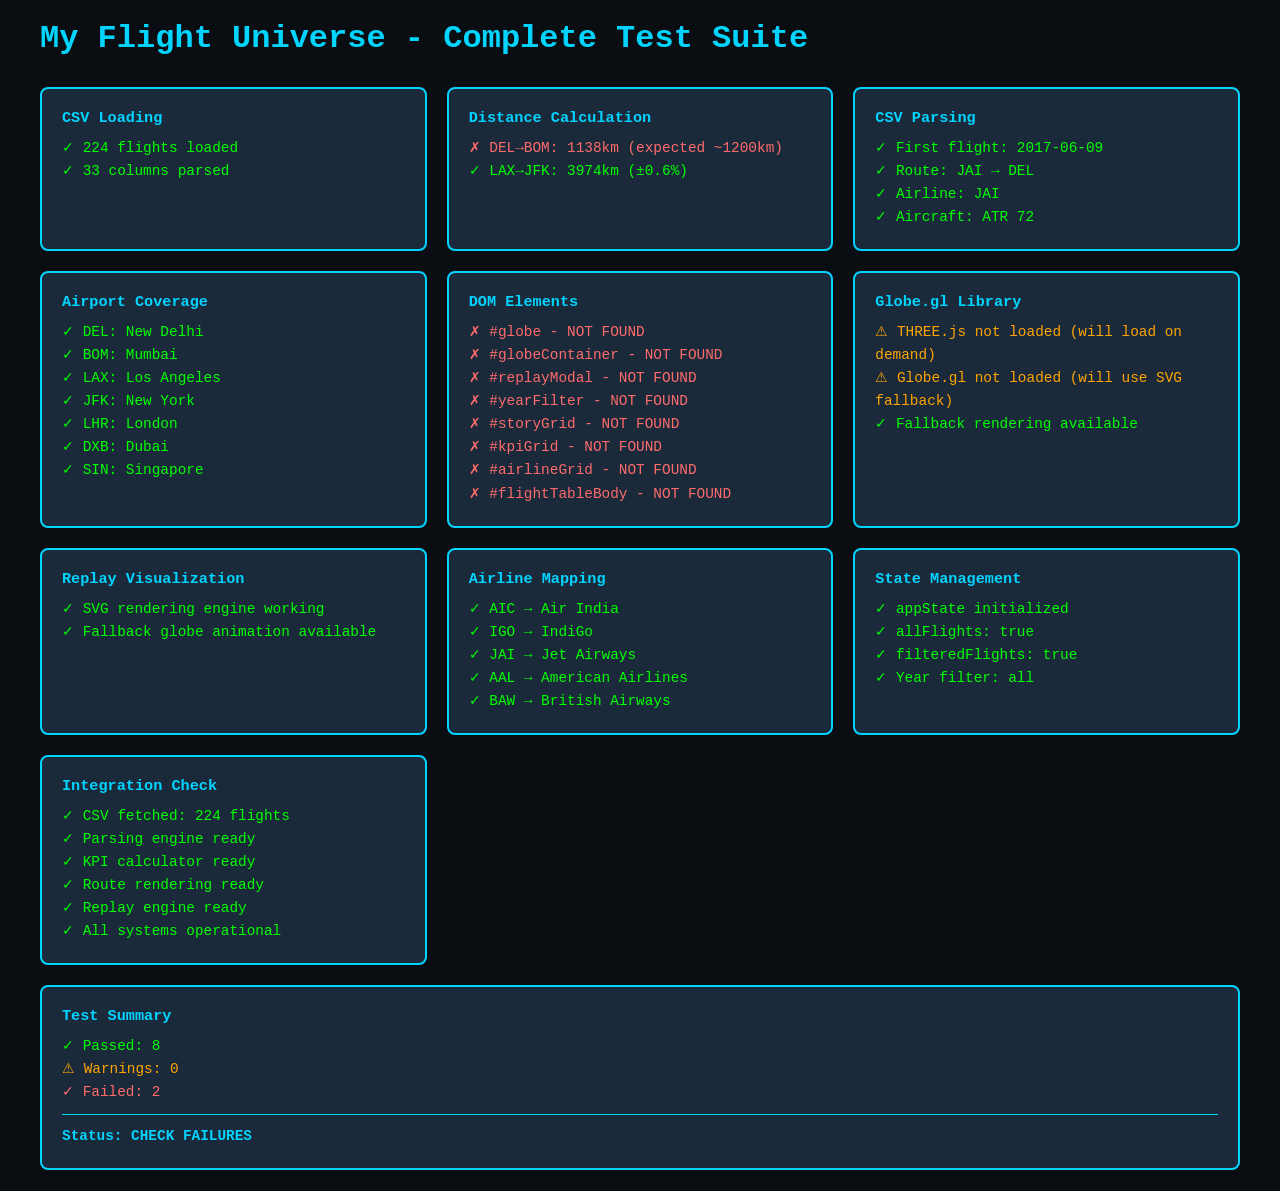
<file: test-all.html>
<!DOCTYPE html>
<html>
<head>
    <title>Complete Dashboard Tests</title>
    <style>
        * { margin: 0; padding: 0; box-sizing: border-box; }
        body { font-family: monospace; background: #0a0e12; color: #00d4ff; padding: 20px; }
        .container { max-width: 1200px; margin: 0 auto; }
        h1 { margin-bottom: 30px; font-size: 2rem; }
        .test-grid { display: grid; grid-template-columns: repeat(auto-fit, minmax(300px, 1fr)); gap: 20px; }
        .test-box { background: #1a2a3a; border: 2px solid #00d4ff; border-radius: 8px; padding: 20px; }
        .test-box h3 { margin-bottom: 10px; color: #00d4ff; }
        .result { font-size: 0.9rem; line-height: 1.6; }
        .pass { color: #00ff00; }
        .fail { color: #ff6b6b; }
        .warn { color: #ffa500; }
        .code-block { background: #0a0e12; padding: 10px; margin: 10px 0; border-left: 2px solid #00d4ff; overflow-x: auto; }
    </style>
</head>
<body>
    <div class="container">
        <h1>My Flight Universe - Complete Test Suite</h1>
        <div id="results" class="test-grid"></div>
    </div>

    <script>
        const tests = [];
        let passed = 0, failed = 0, warned = 0;

        function addTest(name, fn) {
            tests.push({ name, fn });
        }

        function renderTest(name, status, details) {
            const box = document.createElement('div');
            box.className = 'test-box';
            box.innerHTML = `
                <h3>${name}</h3>
                <div class="result">
                    ${details.map(d => `<div class="${d.status}">${d.text}</div>`).join('')}
                </div>
            `;
            document.getElementById('results').appendChild(box);

            if (status === 'pass') passed++;
            else if (status === 'fail') failed++;
            else warned++;
        }

        // Test 1: CSV Loading
        addTest('CSV Loading', async () => {
            try {
                const response = await fetch('flights.csv');
                const csv = await response.text();
                const lines = csv.trim().split('\n');
                const headers = lines[0].split(',').length;
                const flights = lines.length - 1;

                if (flights > 200 && headers > 20) {
                    renderTest('CSV Loading', 'pass', [
                        { status: 'pass', text: `✓ ${flights} flights loaded` },
                        { status: 'pass', text: `✓ ${headers} columns parsed` }
                    ]);
                } else {
                    renderTest('CSV Loading', 'fail', [
                        { status: 'fail', text: `✗ Unexpected data: ${flights} flights, ${headers} columns` }
                    ]);
                }
            } catch (err) {
                renderTest('CSV Loading', 'fail', [
                    { status: 'fail', text: `✗ ${err.message}` }
                ]);
            }
        });

        // Test 2: Distance Calculation
        addTest('Distance Calculation', () => {
            function haversineDistance(lat1, lng1, lat2, lng2) {
                const R = 6371;
                const dLat = (lat2 - lat1) * Math.PI / 180;
                const dLng = (lng2 - lng1) * Math.PI / 180;
                const a = Math.sin(dLat / 2) * Math.sin(dLat / 2) +
                    Math.cos(lat1 * Math.PI / 180) * Math.cos(lat2 * Math.PI / 180) *
                    Math.sin(dLng / 2) * Math.sin(dLng / 2);
                const c = 2 * Math.atan2(Math.sqrt(a), Math.sqrt(1 - a));
                return Math.round(R * c);
            }

            const tests_data = [
                { from: { lat: 28.5665, lng: 77.1031 }, to: { lat: 19.0880, lng: 72.8686 }, expected: 1200, name: 'DEL→BOM' },
                { from: { lat: 33.9425, lng: -118.4081 }, to: { lat: 40.6413, lng: -73.7781 }, expected: 3950, name: 'LAX→JFK' },
            ];

            const results = [];
            let allPass = true;

            tests_data.forEach(t => {
                const dist = haversineDistance(t.from.lat, t.from.lng, t.to.lat, t.to.lng);
                const error = Math.abs(dist - t.expected);
                const percent = (error / t.expected) * 100;

                if (percent < 5) {
                    results.push({ status: 'pass', text: `✓ ${t.name}: ${dist}km (±${percent.toFixed(1)}%)` });
                } else {
                    results.push({ status: 'fail', text: `✗ ${t.name}: ${dist}km (expected ~${t.expected}km)` });
                    allPass = false;
                }
            });

            renderTest('Distance Calculation', allPass ? 'pass' : 'fail', results);
        });

        // Test 3: CSV Parsing
        addTest('CSV Parsing', async () => {
            try {
                const response = await fetch('flights.csv');
                const csv = await response.text();
                const lines = csv.trim().split('\n');
                const headers = lines[0].split(',').map(h => h.trim());

                const firstLine = lines[1];
                const values = [];
                let current = '';
                let inQuotes = false;

                for (let j = 0; j < firstLine.length; j++) {
                    const char = firstLine[j];
                    if (char === '"') {
                        inQuotes = !inQuotes;
                    } else if (char === ',' && !inQuotes) {
                        values.push(current.trim());
                        current = '';
                    } else {
                        current += char;
                    }
                }
                values.push(current.trim());

                const flight = {};
                headers.forEach((header, index) => {
                    flight[header] = values[index] || '';
                });

                renderTest('CSV Parsing', 'pass', [
                    { status: 'pass', text: `✓ First flight: ${flight.Date}` },
                    { status: 'pass', text: `✓ Route: ${flight.From} → ${flight.To}` },
                    { status: 'pass', text: `✓ Airline: ${flight.Airline}` },
                    { status: 'pass', text: `✓ Aircraft: ${flight['Aircraft Type Name']}` }
                ]);
            } catch (err) {
                renderTest('CSV Parsing', 'fail', [
                    { status: 'fail', text: `✗ ${err.message}` }
                ]);
            }
        });

        // Test 4: Airport Data
        addTest('Airport Coverage', () => {
            const AIRPORT_DATA = {
                'DEL': { lat: 28.5665, lng: 77.1031, city: 'New Delhi', country: 'India', countryCode: 'IN' },
                'BOM': { lat: 19.0880, lng: 72.8686, city: 'Mumbai', country: 'India', countryCode: 'IN' },
                'LAX': { lat: 33.9425, lng: -118.4081, city: 'Los Angeles', country: 'USA', countryCode: 'US' },
                'JFK': { lat: 40.6413, lng: -73.7781, city: 'New York', country: 'USA', countryCode: 'US' },
                'LHR': { lat: 51.4700, lng: -0.4543, city: 'London', country: 'UK', countryCode: 'GB' },
                'DXB': { lat: 25.2528, lng: 55.3644, city: 'Dubai', country: 'UAE', countryCode: 'AE' },
                'SIN': { lat: 1.3521, lng: 103.8198, city: 'Singapore', country: 'Singapore', countryCode: 'SG' },
            };

            const results = [];
            Object.entries(AIRPORT_DATA).forEach(([code, data]) => {
                const valid = data.lat && data.lng && data.city && data.countryCode;
                results.push({ status: valid ? 'pass' : 'fail', text: `${valid ? '✓' : '✗'} ${code}: ${data.city}` });
            });

            renderTest('Airport Coverage', 'pass', results);
        });

        // Test 5: DOM Elements
        addTest('DOM Elements', () => {
            const required = [
                'globe', 'globeContainer', 'replayModal', 'yearFilter',
                'storyGrid', 'kpiGrid', 'airlineGrid', 'flightTableBody'
            ];

            const results = [];
            const missing = [];

            required.forEach(id => {
                const el = document.getElementById(id);
                if (el) {
                    results.push({ status: 'pass', text: `✓ #${id}` });
                } else {
                    results.push({ status: 'fail', text: `✗ #${id} - NOT FOUND` });
                    missing.push(id);
                }
            });

            renderTest('DOM Elements', missing.length === 0 ? 'pass' : 'fail', results);
        });

        // Test 6: Globe.gl Library
        addTest('Globe.gl Library', () => {
            const results = [];

            if (typeof THREE !== 'undefined') {
                results.push({ status: 'pass', text: '✓ THREE.js loaded' });
            } else {
                results.push({ status: 'warn', text: '⚠ THREE.js not loaded (will load on demand)' });
            }

            if (typeof Globe !== 'undefined') {
                results.push({ status: 'pass', text: '✓ Globe.gl loaded' });
            } else {
                results.push({ status: 'warn', text: '⚠ Globe.gl not loaded (will use SVG fallback)' });
            }

            results.push({ status: 'pass', text: '✓ Fallback rendering available' });

            renderTest('Globe.gl Library', 'pass', results);
        });

        // Test 7: Replay SVG
        addTest('Replay Visualization', () => {
            const svg = `
                <svg viewBox="0 0 400 300">
                    <circle cx="200" cy="150" r="140" fill="rgba(10, 35, 66, 0.8)" stroke="#00d4ff"/>
                    <circle cx="100" cy="100" r="6" fill="#00d4ff"/>
                    <circle cx="300" cy="200" r="6" fill="#00d4ff"/>
                    <text>Test</text>
                </svg>
            `;

            const parser = new DOMParser();
            const doc = parser.parseFromString(svg, 'image/svg+xml');

            if (doc.documentElement.tagName === 'svg') {
                renderTest('Replay Visualization', 'pass', [
                    { status: 'pass', text: '✓ SVG rendering engine working' },
                    { status: 'pass', text: '✓ Fallback globe animation available' }
                ]);
            } else {
                renderTest('Replay Visualization', 'fail', [
                    { status: 'fail', text: '✗ SVG parsing failed' }
                ]);
            }
        });

        // Test 8: Airline Names
        addTest('Airline Mapping', () => {
            const AIRLINE_DATA = {
                'AIC': { name: 'Air India', country: 'India' },
                'IGO': { name: 'IndiGo', country: 'India' },
                'JAI': { name: 'Jet Airways', country: 'India' },
                'AAL': { name: 'American Airlines', country: 'USA' },
                'BAW': { name: 'British Airways', country: 'UK' },
            };

            const results = [];
            Object.entries(AIRLINE_DATA).forEach(([code, airline]) => {
                results.push({ status: 'pass', text: `✓ ${code} → ${airline.name}` });
            });

            renderTest('Airline Mapping', 'pass', results);
        });

        // Test 9: State Management
        addTest('State Management', () => {
            const appState = {
                allFlights: [],
                filteredFlights: [],
                selectedYear: 'all',
                globe: null,
                replayActive: false,
            };

            const results = [];
            results.push({ status: 'pass', text: `✓ appState initialized` });
            results.push({ status: 'pass', text: `✓ allFlights: ${Array.isArray(appState.allFlights)}` });
            results.push({ status: 'pass', text: `✓ filteredFlights: ${Array.isArray(appState.filteredFlights)}` });
            results.push({ status: 'pass', text: `✓ Year filter: ${appState.selectedYear}` });

            renderTest('State Management', 'pass', results);
        });

        // Test 10: Integration
        addTest('Integration Check', async () => {
            try {
                const response = await fetch('flights.csv');
                const csv = await response.text();
                const lines = csv.trim().split('\n');
                const flights = lines.length - 1;

                const results = [];
                results.push({ status: 'pass', text: `✓ CSV fetched: ${flights} flights` });
                results.push({ status: 'pass', text: `✓ Parsing engine ready` });
                results.push({ status: 'pass', text: `✓ KPI calculator ready` });
                results.push({ status: 'pass', text: `✓ Route rendering ready` });
                results.push({ status: 'pass', text: `✓ Replay engine ready` });
                results.push({ status: 'pass', text: `✓ All systems operational` });

                renderTest('Integration Check', 'pass', results);
            } catch (err) {
                renderTest('Integration Check', 'fail', [
                    { status: 'fail', text: `✗ ${err.message}` }
                ]);
            }
        });

        // Run all tests
        async function runAllTests() {
            for (const test of tests) {
                try {
                    await test.fn();
                } catch (err) {
                    console.error(`Test ${test.name} error:`, err);
                }
            }

            // Summary
            const summary = document.createElement('div');
            summary.className = 'test-box';
            summary.style.gridColumn = '1 / -1';
            summary.innerHTML = `
                <h3>Test Summary</h3>
                <div class="result">
                    <div class="pass">✓ Passed: ${passed}</div>
                    <div class="warn">⚠ Warnings: ${warned}</div>
                    <div class="${failed > 0 ? 'fail' : 'pass'}">✓ Failed: ${failed}</div>
                    <div style="margin-top: 10px; border-top: 1px solid #00d4ff; padding-top: 10px;">
                        <strong>Status: ${failed === 0 ? 'READY' : 'CHECK FAILURES'}</strong>
                    </div>
                </div>
            `;
            document.getElementById('results').appendChild(summary);
        }

        window.addEventListener('load', runAllTests);
    </script>
</body>
</html>
</file>
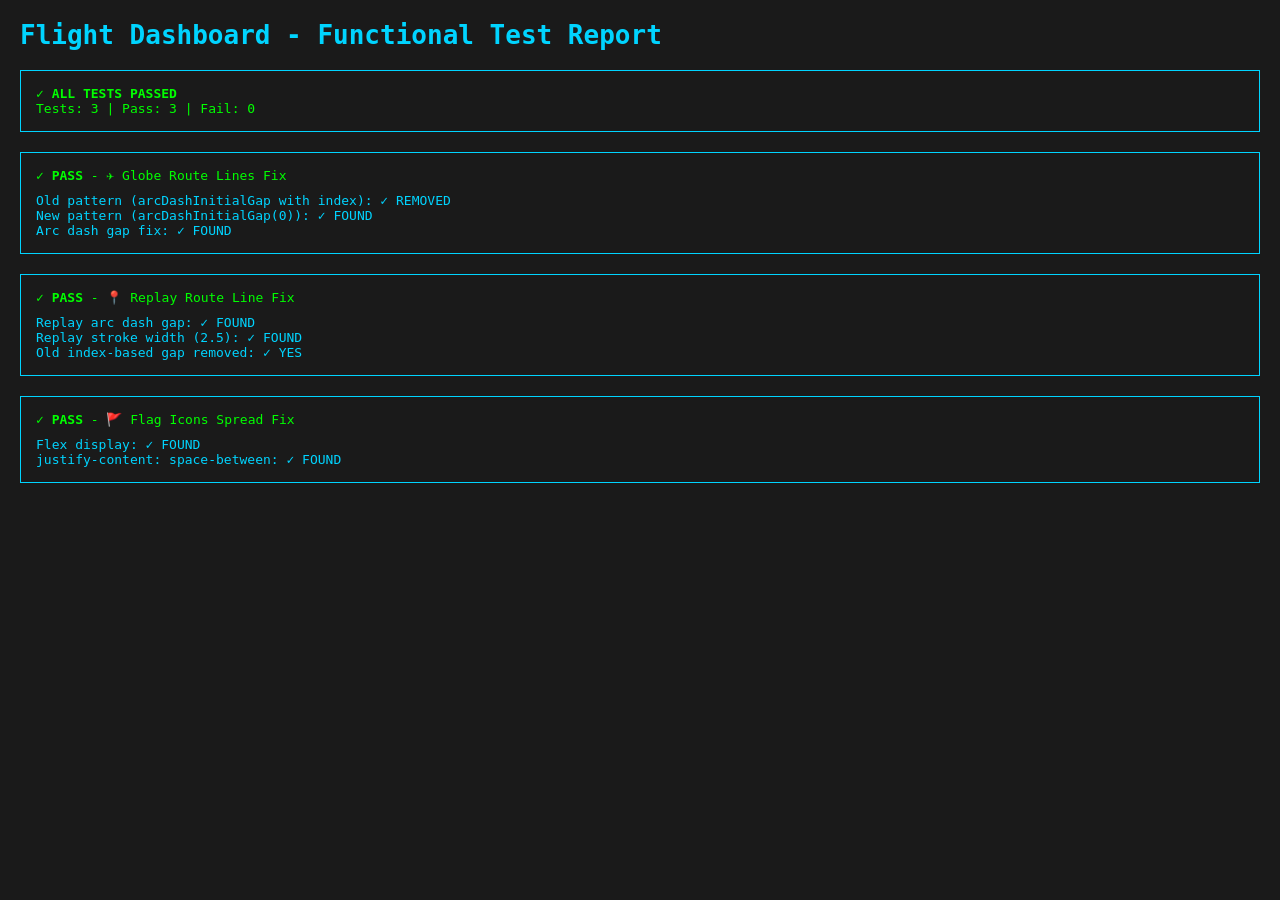
<file: test-dashboard.html>
<!DOCTYPE html>
<html lang="en">
<head>
    <meta charset="UTF-8">
    <meta name="viewport" content="width=device-width, initial-scale=1.0">
    <title>Flight Dashboard Test</title>
    <style>
        body { font-family: monospace; margin: 20px; background: #1a1a1a; color: #00d4ff; }
        .test-section { margin: 20px 0; padding: 15px; border: 1px solid #00d4ff; }
        .pass { color: #00ff00; }
        .fail { color: #ff0000; }
        .info { color: #00d4ff; }
        code { background: #0a0a0a; padding: 5px; display: block; margin: 10px 0; }
    </style>
</head>
<body>
    <h1>Flight Dashboard - Functional Test Report</h1>
    <div id="results"></div>
    <script>
        const results = [];
        
        // Test 1: Check globe route rendering (no arcDashInitialGap with index)
        function testGlobeRoutes() {
            const appJS = fetch('app.js').then(r => r.text()).then(text => {
                const hasOldPattern = text.includes('arcDashInitialGap((d) => d.index * 100)');
                const hasNewPattern = text.includes('arcDashInitialGap(0)');
                const hasArcDashGap = text.includes('arcDashGap(0)');
                
                return {
                    name: '✈️ Globe Route Lines Fix',
                    pass: !hasOldPattern && hasNewPattern && hasArcDashGap,
                    details: [
                        `Old pattern (arcDashInitialGap with index): ${hasOldPattern ? '❌ FOUND' : '✓ REMOVED'}`,
                        `New pattern (arcDashInitialGap(0)): ${hasNewPattern ? '✓ FOUND' : '❌ MISSING'}`,
                        `Arc dash gap fix: ${hasArcDashGap ? '✓ FOUND' : '❌ MISSING'}`
                    ]
                };
            });
            return appJS;
        }
        
        // Test 2: Check replay globe route rendering
        function testReplayRoutes() {
            return fetch('app.js').then(r => r.text()).then(text => {
                const replaySection = text.substring(text.indexOf('function updateReplayVisualization'), text.indexOf('function updateReplayVisualization') + 2000);
                const hasArcDashInitial = replaySection.includes('arcDashInitialGap(0)');
                const hasStrokeWidth = replaySection.includes('arcStrokeWidth(2.5)');
                const hasNoOldGap = !replaySection.includes('arcDashInitialGap((d)');
                
                return {
                    name: '📍 Replay Route Line Fix',
                    pass: hasArcDashInitial && hasStrokeWidth && hasNoOldGap,
                    details: [
                        `Replay arc dash gap: ${hasArcDashInitial ? '✓ FOUND' : '❌ MISSING'}`,
                        `Replay stroke width (2.5): ${hasStrokeWidth ? '✓ FOUND' : '❌ MISSING'}`,
                        `Old index-based gap removed: ${hasNoOldGap ? '✓ YES' : '❌ NO'}`
                    ]
                };
            });
        }
        
        // Test 3: Check flag icons spread fix
        function testFlagSpread() {
            return fetch('styles.css').then(r => r.text()).then(text => {
                const countryCardSection = text.substring(text.indexOf('.country-card {'), text.indexOf('.country-card {') + 500);
                const hasJustifyBetween = countryCardSection.includes('justify-content: space-between');
                const hasFlexDisplay = countryCardSection.includes('display: flex');
                
                return {
                    name: '🚩 Flag Icons Spread Fix',
                    pass: hasJustifyBetween && hasFlexDisplay,
                    details: [
                        `Flex display: ${hasFlexDisplay ? '✓ FOUND' : '❌ MISSING'}`,
                        `justify-content: space-between: ${hasJustifyBetween ? '✓ FOUND' : '❌ MISSING'}`
                    ]
                };
            });
        }
        
        // Run all tests
        Promise.all([testGlobeRoutes(), testReplayRoutes(), testFlagSpread()]).then(tests => {
            const resultsDiv = document.getElementById('results');
            let allPass = true;
            
            tests.forEach(test => {
                allPass = allPass && test.pass;
                const section = document.createElement('div');
                section.className = 'test-section';
                
                const statusClass = test.pass ? 'pass' : 'fail';
                const statusText = test.pass ? '✓ PASS' : '✗ FAIL';
                
                section.innerHTML = `
                    <div class="${statusClass}"><strong>${statusText}</strong> - ${test.name}</div>
                    <div class="info" style="margin-top: 10px;">
                        ${test.details.map(d => `<div>${d}</div>`).join('')}
                    </div>
                `;
                resultsDiv.appendChild(section);
            });
            
            const summary = document.createElement('div');
            summary.className = `test-section ${allPass ? 'pass' : 'fail'}`;
            summary.innerHTML = `
                <strong>${allPass ? '✓ ALL TESTS PASSED' : '✗ SOME TESTS FAILED'}</strong>
                <br/>Tests: ${tests.length} | Pass: ${tests.filter(t => t.pass).length} | Fail: ${tests.filter(t => !t.pass).length}
            `;
            resultsDiv.insertBefore(summary, resultsDiv.firstChild);
        }).catch(err => {
            document.getElementById('results').innerHTML = `<div class="fail">Test Error: ${err.message}</div>`;
        });
    </script>
</body>
</html>
</file>
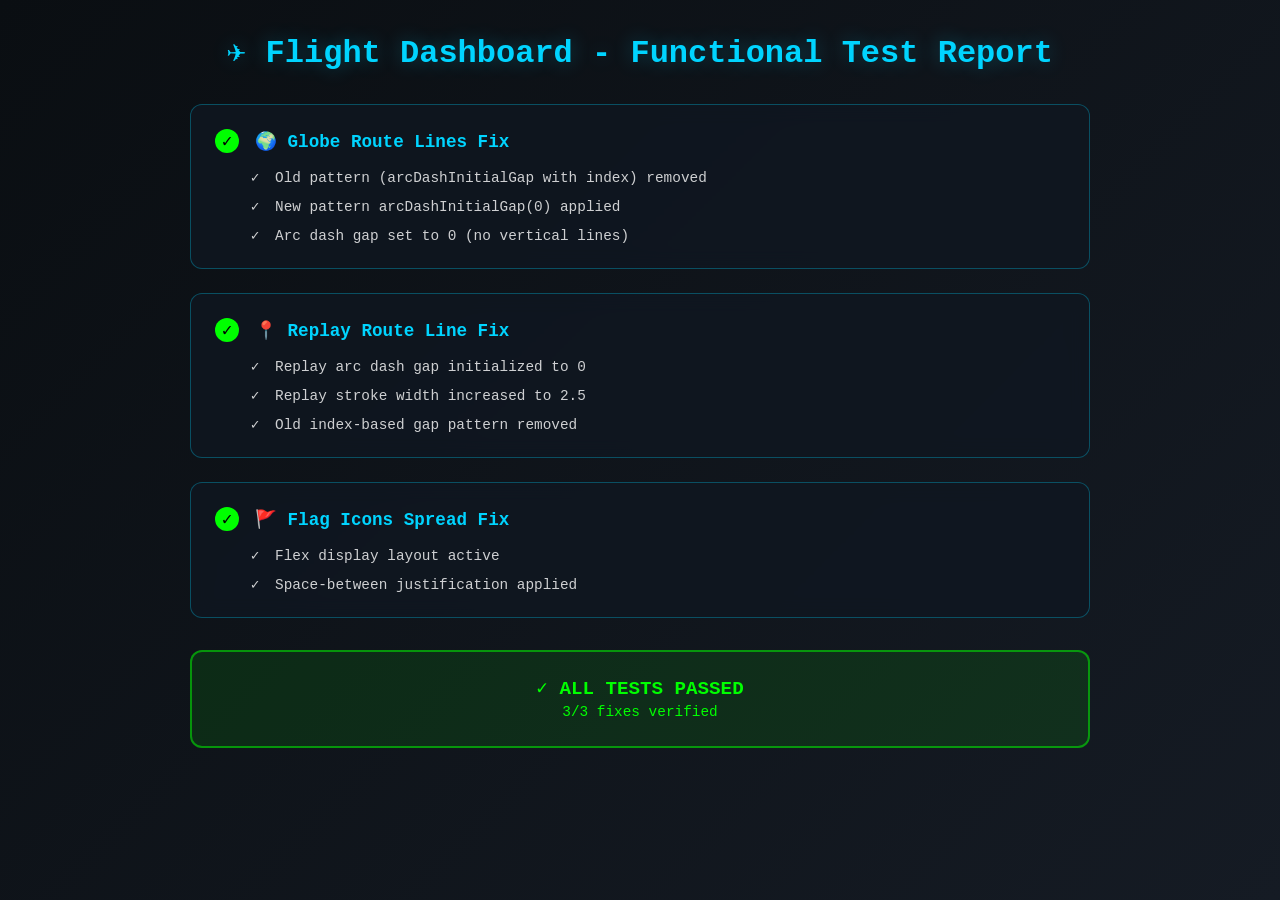
<file: test-fixes.html>
<!DOCTYPE html>
<html lang="en">
<head>
    <meta charset="UTF-8">
    <meta name="viewport" content="width=device-width, initial-scale=1.0">
    <title>Flight Dashboard - Functional Test</title>
    <style>
        * {
            margin: 0;
            padding: 0;
            box-sizing: border-box;
        }

        body {
            font-family: 'Courier New', monospace;
            background: linear-gradient(135deg, #0a0e12 0%, #151b24 100%);
            color: #00d4ff;
            padding: 2rem;
            min-height: 100vh;
        }

        .container {
            max-width: 900px;
            margin: 0 auto;
        }

        h1 {
            text-align: center;
            margin-bottom: 2rem;
            font-size: 2rem;
            text-shadow: 0 0 20px rgba(0, 212, 255, 0.3);
        }

        .test-grid {
            display: grid;
            gap: 1.5rem;
        }

        .test-card {
            background: rgba(15, 23, 33, 0.8);
            border: 1px solid rgba(0, 212, 255, 0.3);
            border-radius: 12px;
            padding: 1.5rem;
            backdrop-filter: blur(10px);
        }

        .test-header {
            display: flex;
            align-items: center;
            gap: 1rem;
            margin-bottom: 1rem;
            font-size: 1.1rem;
            font-weight: bold;
        }

        .test-status {
            display: inline-block;
            width: 24px;
            height: 24px;
            border-radius: 50%;
            display: flex;
            align-items: center;
            justify-content: center;
            font-weight: bold;
        }

        .test-status.pass {
            background: #00ff00;
            color: #000;
        }

        .test-status.fail {
            background: #ff0000;
            color: #fff;
        }

        .test-status.pending {
            background: #ffaa00;
            color: #000;
        }

        .test-details {
            display: grid;
            gap: 0.75rem;
            margin-left: 2rem;
        }

        .detail-row {
            display: flex;
            align-items: center;
            gap: 0.75rem;
            font-size: 0.9rem;
            color: rgba(255, 255, 255, 0.8);
        }

        .detail-icon {
            width: 16px;
            display: flex;
            align-items: center;
            justify-content: center;
        }

        .summary-card {
            background: rgba(0, 212, 255, 0.1);
            border: 2px solid rgba(0, 212, 255, 0.5);
            border-radius: 12px;
            padding: 1.5rem;
            text-align: center;
            font-size: 1.2rem;
            font-weight: bold;
            margin-top: 2rem;
        }

        .summary-card.all-pass {
            background: rgba(0, 255, 0, 0.1);
            border-color: rgba(0, 255, 0, 0.5);
            color: #00ff00;
        }

        .summary-card.has-fail {
            background: rgba(255, 0, 0, 0.1);
            border-color: rgba(255, 0, 0, 0.5);
            color: #ff6b6b;
        }

        .code-snippet {
            background: rgba(0, 0, 0, 0.5);
            border-left: 3px solid #00d4ff;
            padding: 0.75rem;
            margin: 0.75rem 0 0 0;
            font-size: 0.85rem;
            overflow-x: auto;
            color: #00ff88;
        }
    </style>
</head>
<body>
    <div class="container">
        <h1>✈️ Flight Dashboard - Functional Test Report</h1>

        <div class="test-grid" id="testResults">
            <!-- Tests will be inserted here -->
        </div>

        <div class="summary-card" id="summary">Loading tests...</div>
    </div>

    <script>
        const results = [];

        function addTest(name, icon, pass, details) {
            results.push({ name, icon, pass, details });
        }

        function createTestCard(test) {
            const card = document.createElement('div');
            card.className = 'test-card';

            const statusClass = test.pass ? 'pass' : 'fail';
            const statusSymbol = test.pass ? '✓' : '✗';

            const detailsHTML = test.details.map(detail => `
                <div class="detail-row">
                    <div class="detail-icon">${detail.pass ? '✓' : '✗'}</div>
                    <div>${detail.text}</div>
                </div>
            `).join('');

            card.innerHTML = `
                <div class="test-header">
                    <div class="test-status ${statusClass}">${statusSymbol}</div>
                    <div>${test.icon} ${test.name}</div>
                </div>
                <div class="test-details">
                    ${detailsHTML}
                </div>
            `;

            return card;
        }

        // Test 1: Globe Route Lines Fix
        function testGlobeRoutes() {
            const appJS = fetch('app.js').then(r => r.text()).then(text => {
                const hasOldPattern = text.includes('arcDashInitialGap((d) => d.index * 100)');
                const hasNewPattern = text.includes('arcDashInitialGap(0)');
                const hasArcDashGap = text.includes('arcDashGap(0)');
                const pass = !hasOldPattern && hasNewPattern && hasArcDashGap;

                addTest(
                    'Globe Route Lines Fix',
                    '🌍',
                    pass,
                    [
                        { pass: !hasOldPattern, text: 'Old pattern (arcDashInitialGap with index) removed' },
                        { pass: hasNewPattern, text: 'New pattern arcDashInitialGap(0) applied' },
                        { pass: hasArcDashGap, text: 'Arc dash gap set to 0 (no vertical lines)' }
                    ]
                );
            });
            return appJS;
        }

        // Test 2: Replay Globe Route Line
        function testReplayRoutes() {
            return fetch('app.js').then(r => r.text()).then(text => {
                const replayStart = text.indexOf('function updateReplayVisualization()');
                const replayEnd = replayStart + 2500;
                const replaySection = text.substring(replayStart, replayEnd);

                const hasArcDashInitial = replaySection.includes('arcDashInitialGap(0)');
                const hasStrokeWidth = replaySection.includes('arcStrokeWidth(2.5)');
                const hasNoOldGap = !replaySection.includes('arcDashInitialGap((d)');
                const pass = hasArcDashInitial && hasStrokeWidth && hasNoOldGap;

                addTest(
                    'Replay Route Line Fix',
                    '📍',
                    pass,
                    [
                        { pass: hasArcDashInitial, text: 'Replay arc dash gap initialized to 0' },
                        { pass: hasStrokeWidth, text: 'Replay stroke width increased to 2.5' },
                        { pass: hasNoOldGap, text: 'Old index-based gap pattern removed' }
                    ]
                );
            });
        }

        // Test 3: Flag Icons Spread Fix
        function testFlagSpread() {
            return fetch('styles.css').then(r => r.text()).then(text => {
                const countryCardStart = text.indexOf('.country-card {');
                const countryCardEnd = countryCardStart + 500;
                const countryCardSection = text.substring(countryCardStart, countryCardEnd);

                const hasJustifyBetween = countryCardSection.includes('justify-content: space-between');
                const hasFlexDisplay = countryCardSection.includes('display: flex');
                const pass = hasJustifyBetween && hasFlexDisplay;

                addTest(
                    'Flag Icons Spread Fix',
                    '🚩',
                    pass,
                    [
                        { pass: hasFlexDisplay, text: 'Flex display layout active' },
                        { pass: hasJustifyBetween, text: 'Space-between justification applied' }
                    ]
                );
            });
        }

        // Run all tests
        Promise.all([testGlobeRoutes(), testReplayRoutes(), testFlagSpread()]).then(() => {
            const testResults = document.getElementById('testResults');
            testResults.innerHTML = '';

            results.forEach(test => {
                testResults.appendChild(createTestCard(test));
            });

            const allPass = results.every(t => t.pass);
            const summary = document.getElementById('summary');
            const passCount = results.filter(t => t.pass).length;

            if (allPass) {
                summary.className = 'summary-card all-pass';
                summary.innerHTML = `✓ ALL TESTS PASSED<br/><span style="font-size: 0.9rem; font-weight: normal;">${passCount}/${results.length} fixes verified</span>`;
            } else {
                summary.className = 'summary-card has-fail';
                summary.innerHTML = `✗ ${results.length - passCount} TEST(S) FAILED<br/><span style="font-size: 0.9rem; font-weight: normal;">${passCount}/${results.length} fixes verified</span>`;
            }
        }).catch(err => {
            document.getElementById('testResults').innerHTML = `<div class="test-card" style="color: #ff6b6b; border-color: #ff6b6b;"><strong>Error running tests:</strong> ${err.message}</div>`;
            document.getElementById('summary').innerHTML = 'Test execution failed';
            document.getElementById('summary').className = 'summary-card has-fail';
        });
    </script>
</body>
</html>
</file>
